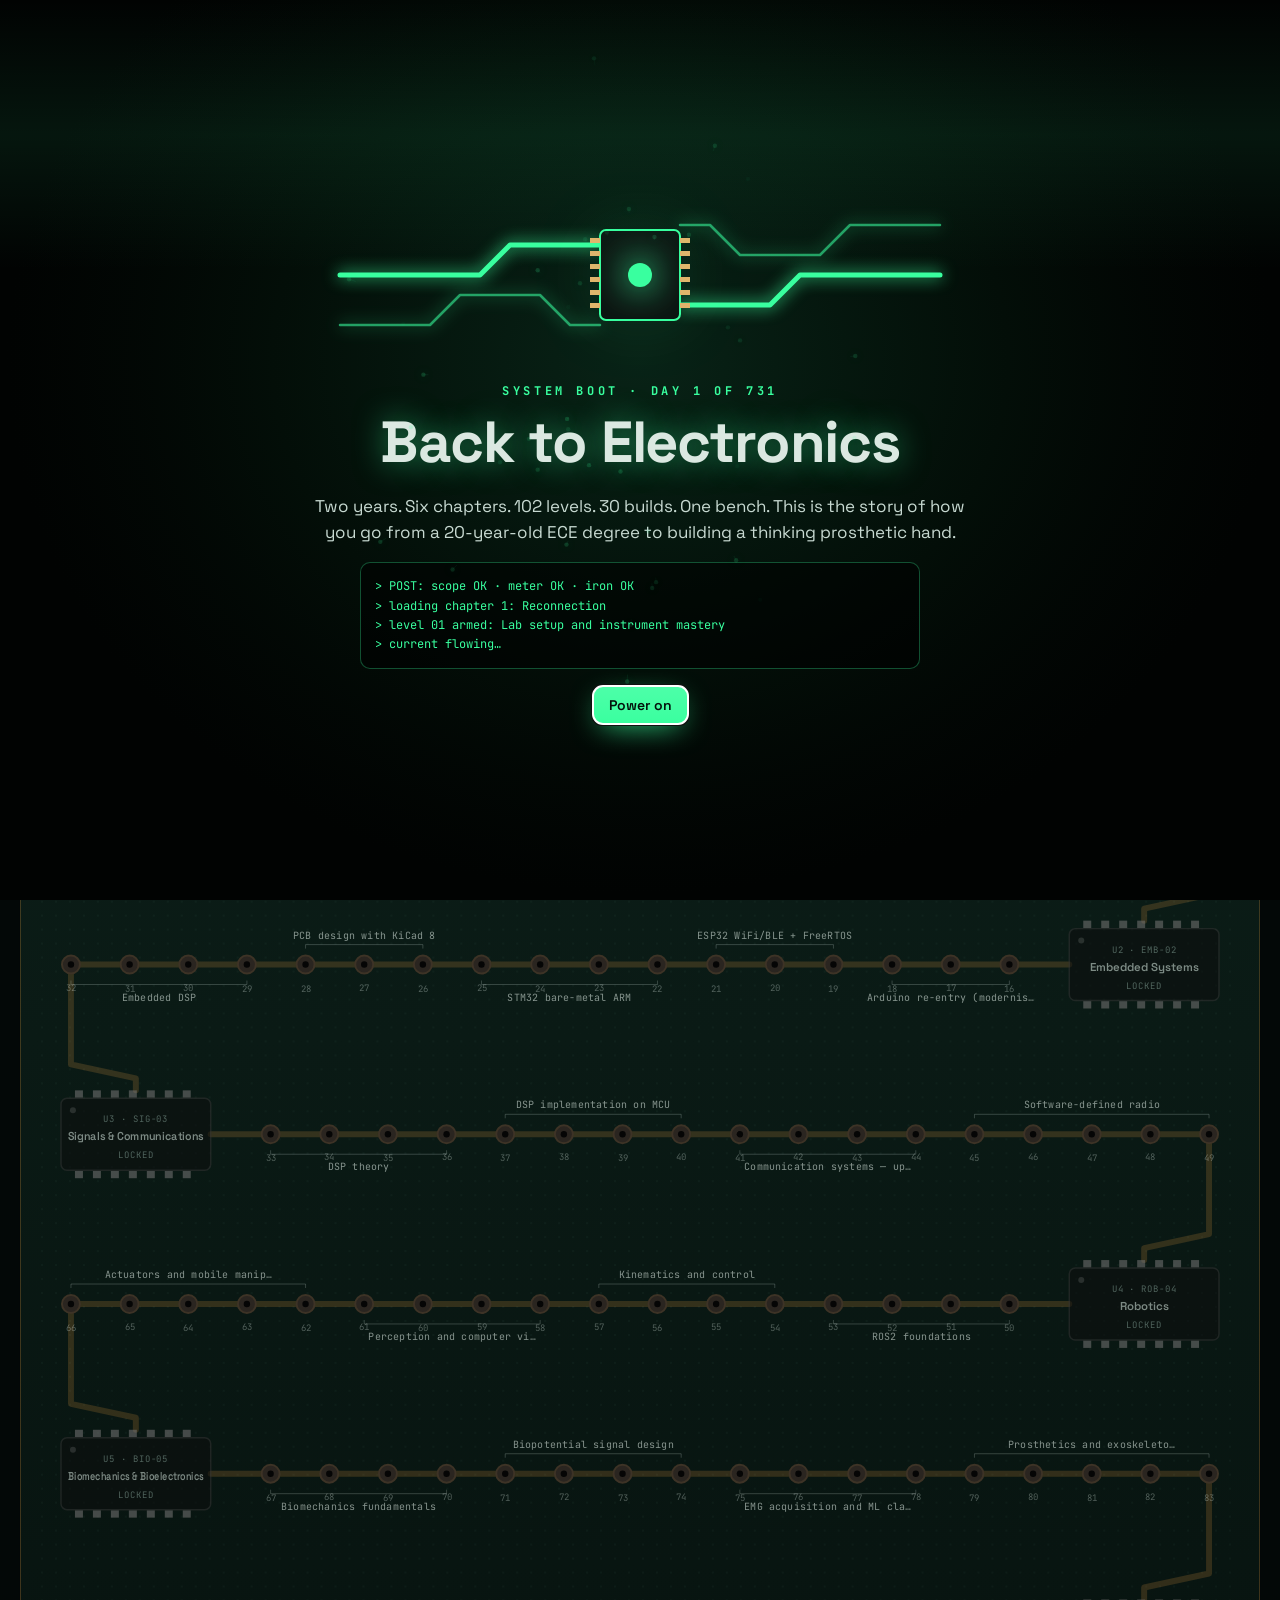
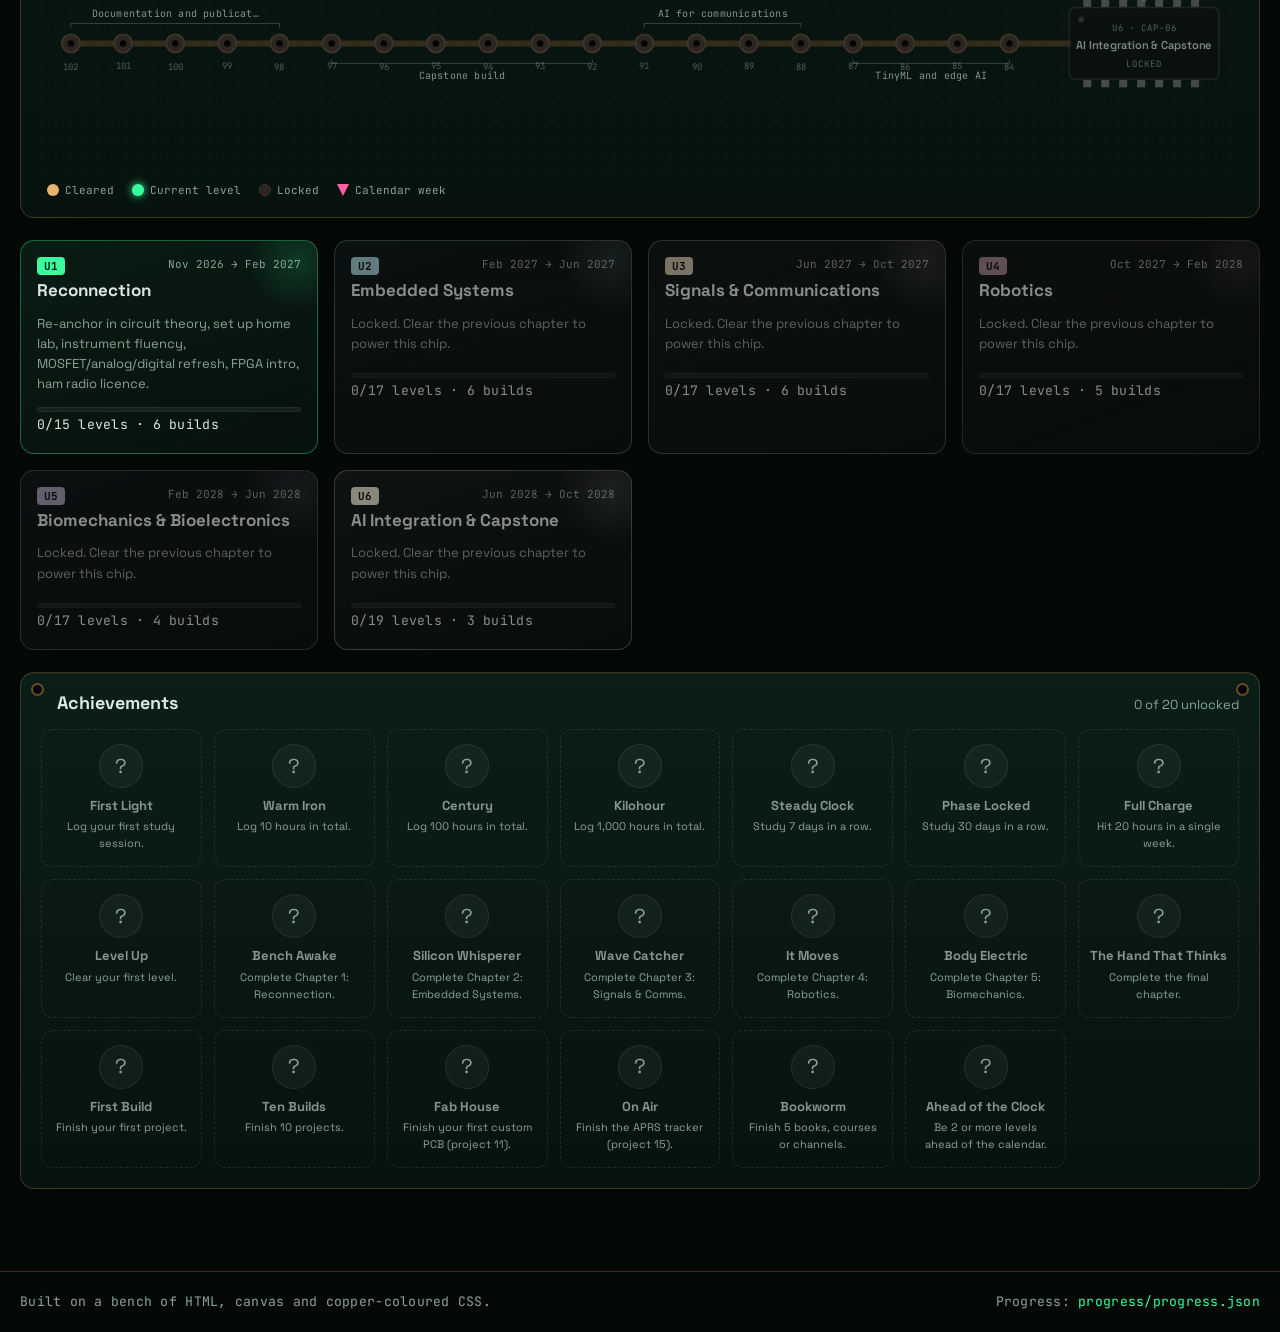
<file: index.html>
<!DOCTYPE html>
<html lang="en"><head><meta charset="utf-8">
<title>Back to Electronics</title>
<meta http-equiv="refresh" content="0; url=docs/">
<script>location.replace('docs/' + location.hash);</script>
</head><body style="background:#040908;color:#dbe8e1;font-family:sans-serif">
<p>Powering on… <a href="docs/" style="color:#39ff9f">open the journey</a></p>
</body></html>
</file>
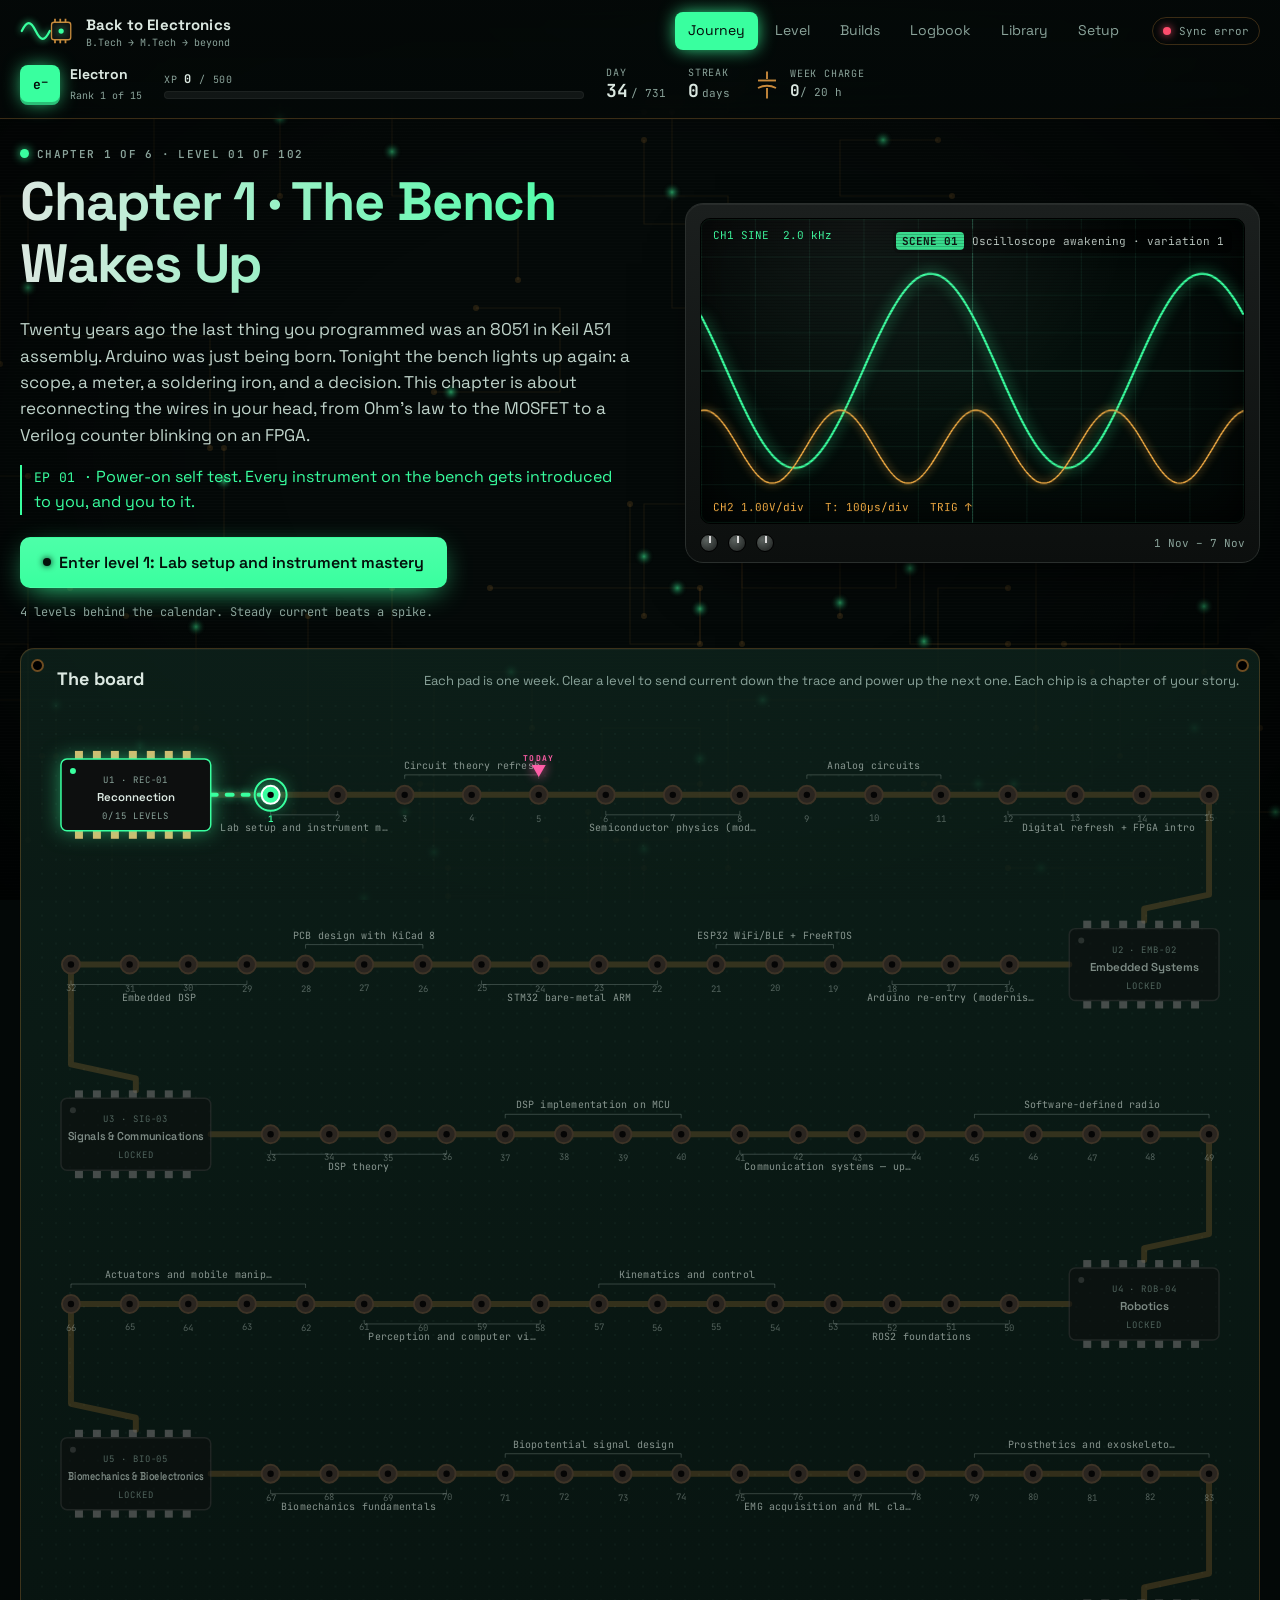
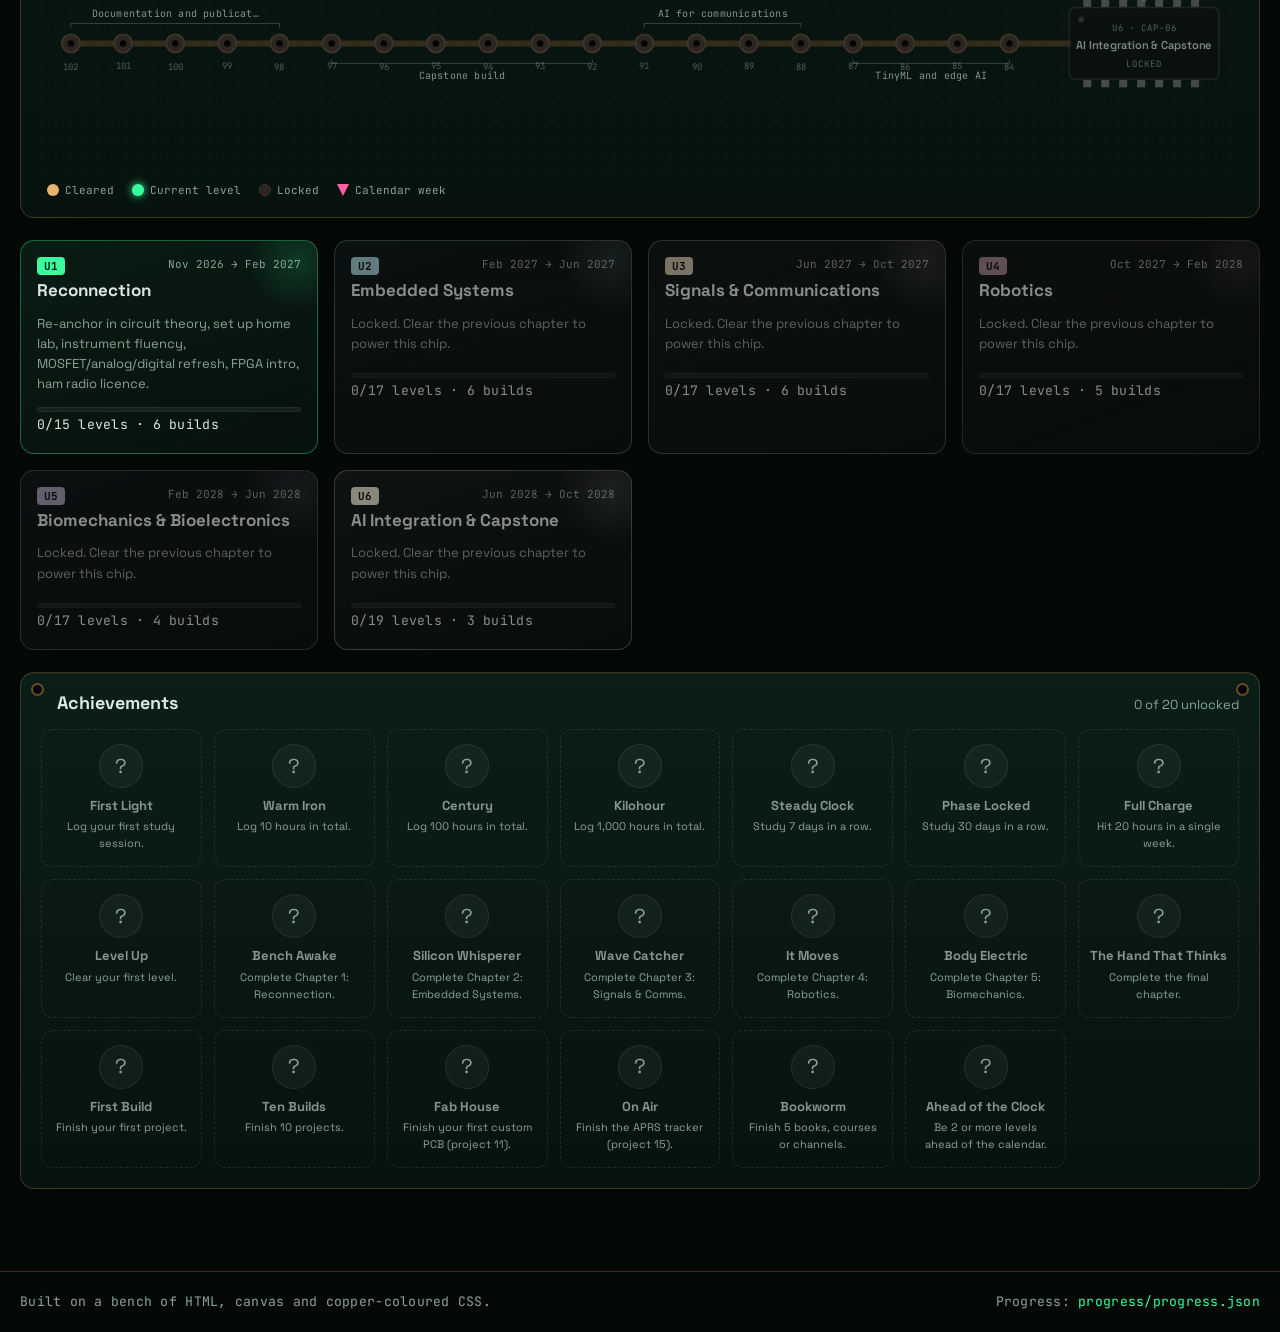
<file: docs/index.html>
<!DOCTYPE html>
<html lang="en">
<head>
  <meta charset="utf-8">
  <meta name="viewport" content="width=device-width, initial-scale=1">
  <title>Back to Electronics · the journey</title>
  <meta name="description" content="A two-year, gamified journey back into electronics: 6 chapters, 102 levels, 30 builds.">
  <meta name="theme-color" content="#050a09">
  <link rel="icon" href="data:image/svg+xml,%3Csvg xmlns='http://www.w3.org/2000/svg' viewBox='0 0 32 32'%3E%3Crect width='32' height='32' rx='6' fill='%23071510'/%3E%3Cpath d='M3 16h6l3-8 4 16 4-12 2 4h7' fill='none' stroke='%2339ff9f' stroke-width='2.5' stroke-linejoin='round'/%3E%3C/svg%3E">
  <link rel="preconnect" href="https://fonts.googleapis.com">
  <link rel="preconnect" href="https://fonts.gstatic.com" crossorigin>
  <link href="https://fonts.googleapis.com/css2?family=JetBrains+Mono:wght@400;600;700&family=Space+Grotesk:wght@400;500;700&display=swap" rel="stylesheet">
  <link rel="stylesheet" href="css/style.css">
</head>
<body>
  <canvas id="bg" aria-hidden="true"></canvas>
  <div class="vignette" aria-hidden="true"></div>

  <header class="top">
    <div class="top__row">
      <a class="logo" href="#/" aria-label="Back to Electronics home">
        <svg viewBox="0 0 64 32" aria-hidden="true">
          <path class="logo__wave" d="M2 16 C8 4 12 4 18 16 S28 28 34 16" />
          <rect class="logo__chip" x="36" y="6" width="22" height="20" rx="3" />
          <path class="logo__pins" d="M40 2v4M46 2v4M52 2v4M40 26v4M46 26v4M52 26v4" />
          <circle class="logo__led" cx="47" cy="16" r="3" />
        </svg>
        <span><b>Back to Electronics</b><small>B.Tech → M.Tech → beyond</small></span>
      </a>
      <nav class="nav" aria-label="Main">
        <a href="#/" data-r="journey">Journey</a>
        <a href="#/level/1" data-r="level">Level</a>
        <a href="#/builds" data-r="builds">Builds</a>
        <a href="#/log" data-r="log">Logbook</a>
        <a href="#/library" data-r="library">Library</a>
        <a href="#/setup" data-r="setup">Setup</a>
      </nav>
      <a id="sync" class="sync" href="#/setup"></a>
    </div>
    <div id="hud" class="hud"></div>
  </header>

  <main id="view" class="view"></main>
  <div id="tip" class="tip" role="tooltip"></div>

  <footer class="foot mono">
    <span>Built on a bench of HTML, canvas and copper-coloured CSS.</span>
    <span>Progress: <a id="progress-link" href="#/setup">progress/progress.json</a></span>
  </footer>

  <script type="module" src="js/app.js"></script>
</body>
</html>
</file>
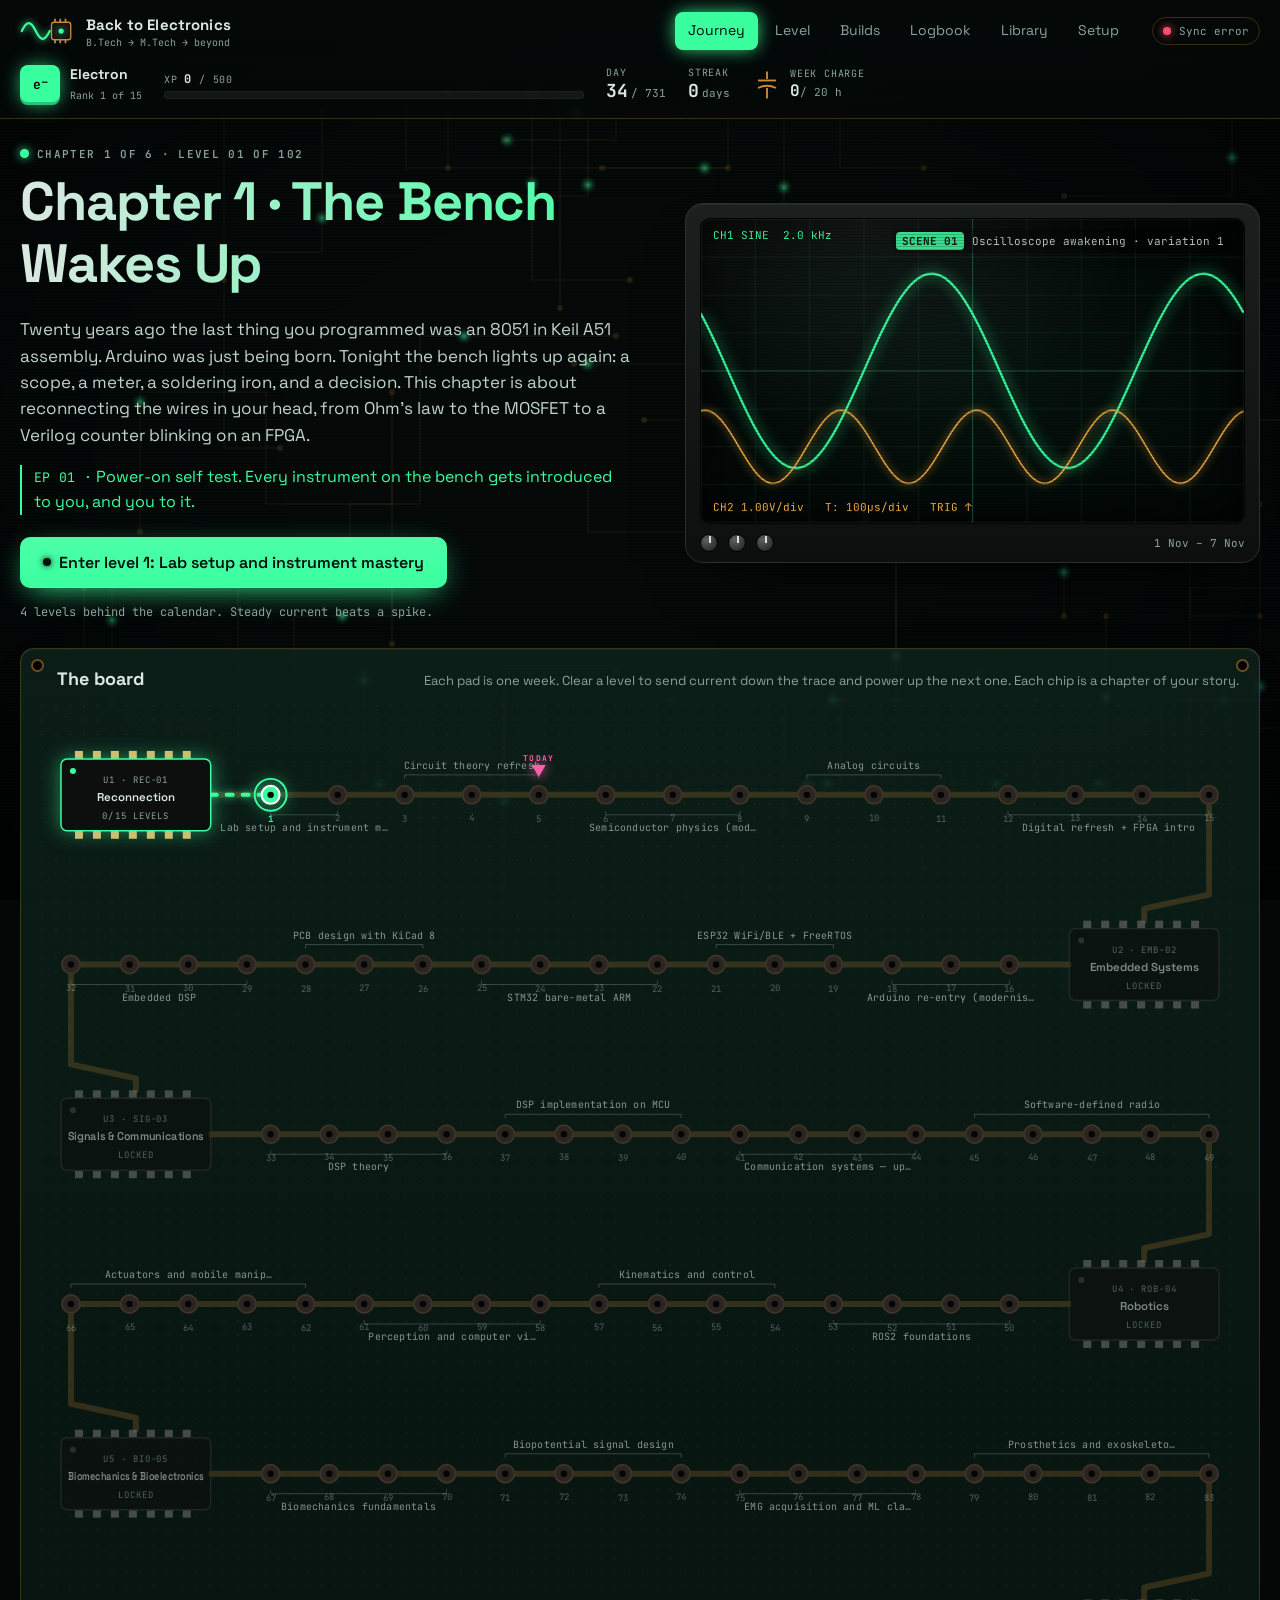
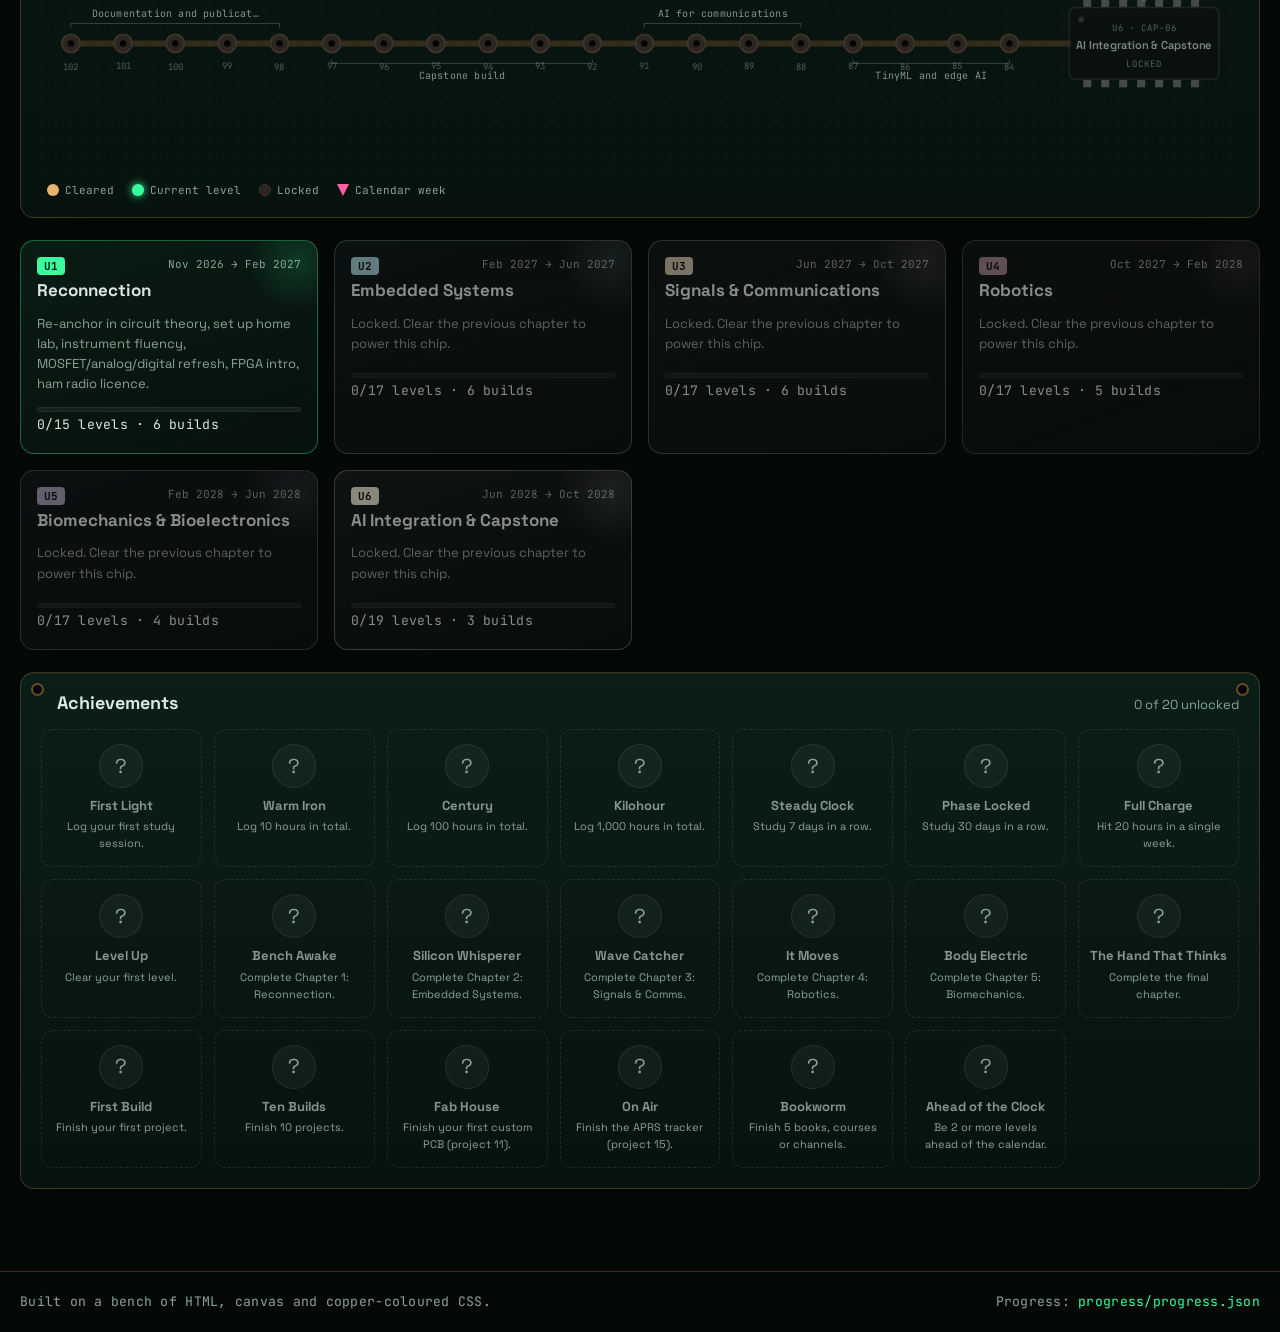
<file: docs/docs/index.html>
<!DOCTYPE html>
<html lang="en"><head><meta charset="utf-8">
<title>Back to Electronics</title>
<meta http-equiv="refresh" content="0; url=../">
<script>location.replace('../' + location.hash);</script>
</head><body style="background:#040908;color:#dbe8e1;font-family:sans-serif">
<p>Moved. <a href="../" style="color:#39ff9f">Open the journey</a></p>
</body></html>
</file>
<file: docs/css/style.css>
/* Back to Electronics — PCB / instrument aesthetic */
:root {
  --bg: #040908;
  --mask: #0a1a15;
  --mask-2: #0e231c;
  --copper: #c98a3c;
  --gold: #e8b36a;
  --silk: #dbe8e1;
  --muted: #8aa39a;
  --line: rgba(201, 138, 60, 0.28);
  --accent: #39ff9f;
  --danger: #ff4d6d;
  --radius: 14px;
  --mono: "JetBrains Mono", ui-monospace, SFMono-Regular, Menlo, monospace;
  --sans: "Space Grotesk", system-ui, -apple-system, Segoe UI, sans-serif;
  color-scheme: dark;
}
* { box-sizing: border-box; }
html { scroll-behavior: smooth; }
body {
  margin: 0; min-height: 100vh; background: radial-gradient(1200px 700px at 70% -10%, #0d2a20 0%, transparent 60%), var(--bg);
  color: var(--silk); font: 16px/1.55 var(--sans); -webkit-font-smoothing: antialiased; overflow-x: hidden;
}
a { color: var(--accent); text-decoration: none; }
a:hover { text-decoration: underline; }
.mono { font-family: var(--mono); font-size: 0.82em; letter-spacing: 0.02em; }
.muted { color: var(--muted); }
h1, h2, h3 { line-height: 1.15; margin: 0 0 0.4em; }

#bg { position: fixed; inset: 0; width: 100vw; height: 100vh; z-index: 0; pointer-events: none; }
.vignette { position: fixed; inset: 0; pointer-events: none; z-index: 1;
  background: radial-gradient(ellipse at center, transparent 40%, rgba(0,0,0,0.65) 100%),
    repeating-linear-gradient(0deg, rgba(255,255,255,0.012) 0 1px, transparent 1px 3px); }
.top, .view, .foot { position: relative; z-index: 2; }

/* ---------- Header ---------- */
.top { position: sticky; top: 0; z-index: 20; backdrop-filter: blur(12px); background: linear-gradient(180deg, rgba(4,9,8,0.92), rgba(4,9,8,0.75)); border-bottom: 1px solid var(--line); }
.top__row { display: flex; align-items: center; gap: 20px; max-width: 1280px; margin: 0 auto; padding: 12px 20px 8px; }
.logo { display: flex; align-items: center; gap: 10px; color: var(--silk); text-decoration: none !important; }
.logo svg { width: 56px; height: 28px; overflow: visible; }
.logo b { display: block; font-size: 15px; letter-spacing: 0.01em; }
.logo small { display: block; font: 10px var(--mono); color: var(--muted); }
.logo__wave { fill: none; stroke: var(--accent); stroke-width: 2.5; stroke-linecap: round; stroke-dasharray: 60; animation: wave-draw 3s ease-in-out infinite; filter: drop-shadow(0 0 4px var(--accent)); }
.logo__chip { fill: #111; stroke: var(--copper); stroke-width: 1.5; }
.logo__pins { stroke: var(--copper); stroke-width: 2; }
.logo__led { fill: var(--accent); filter: drop-shadow(0 0 5px var(--accent)); animation: led-pulse 2s ease-in-out infinite; }
@keyframes wave-draw { 0% { stroke-dashoffset: 60; } 50% { stroke-dashoffset: 0; } 100% { stroke-dashoffset: -60; } }
@keyframes led-pulse { 50% { opacity: 0.45; } }

.nav { display: flex; gap: 4px; margin-left: auto; flex-wrap: wrap; }
.nav a { color: var(--muted); padding: 7px 12px; border-radius: 8px; font-size: 14px; text-decoration: none; border: 1px solid transparent; transition: 0.2s; position: relative; }
.nav a:hover { color: var(--silk); border-color: var(--line); }
.nav a.is-on { color: var(--bg); background: var(--accent); box-shadow: 0 0 18px -2px var(--accent); }

.sync { display: flex; align-items: center; gap: 8px; font: 11px var(--mono); color: var(--muted); padding: 6px 10px; border: 1px solid var(--line); border-radius: 999px; text-decoration: none !important; white-space: nowrap; }
.sync__led { width: 8px; height: 8px; border-radius: 50%; background: #556; }
.sync--saved .sync__led { background: #39ff9f; box-shadow: 0 0 8px #39ff9f; }
.sync--syncing .sync__led, .sync--dirty .sync__led { background: #ffb547; box-shadow: 0 0 8px #ffb547; animation: led-pulse 0.6s infinite; }
.sync--error .sync__led { background: var(--danger); box-shadow: 0 0 8px var(--danger); }
.sync--readonly .sync__led { background: #2ee6ff; box-shadow: 0 0 8px #2ee6ff; }

.hud { display: flex; align-items: center; gap: 22px; max-width: 1280px; margin: 0 auto; padding: 6px 20px 12px; font-size: 13px; flex-wrap: wrap; }
.hud__label { font: 10px var(--mono); color: var(--muted); text-transform: uppercase; letter-spacing: 0.08em; }
.hud__label b { color: var(--silk); font-size: 12px; }
.hud__rank { display: flex; align-items: center; gap: 10px; }
.rank-sym { min-width: 40px; height: 40px; padding: 0 8px; display: grid; place-items: center; font: 700 13px var(--mono); color: var(--bg); background: var(--accent); border-radius: 8px; box-shadow: 0 0 20px -4px var(--accent), inset 0 -3px 0 rgba(0,0,0,0.25); }
.hud__rank-text b { display: block; font-size: 14px; }
.hud__rank-text small { font: 10px var(--mono); color: var(--muted); }
.hud__xp { flex: 1; min-width: 180px; max-width: 420px; }
.bar { height: 8px; background: rgba(255,255,255,0.06); border-radius: 99px; overflow: hidden; margin-top: 4px; border: 1px solid rgba(255,255,255,0.05); }
.bar i { display: block; height: 100%; background: linear-gradient(90deg, var(--copper), var(--accent)); box-shadow: 0 0 12px var(--accent); border-radius: inherit; position: relative; transition: width 0.8s cubic-bezier(.2,.8,.2,1); }
.bar i::after { content: ""; position: absolute; inset: 0; background: linear-gradient(90deg, transparent, rgba(255,255,255,0.55), transparent); width: 40%; animation: shimmer 2.4s linear infinite; }
.bar--thin { height: 5px; }
@keyframes shimmer { from { transform: translateX(-100%); } to { transform: translateX(350%); } }
.hud__stat b { font: 700 18px var(--mono); }
.hud__stat small { color: var(--muted); font: 11px var(--mono); margin-left: 3px; }
.hud__cap { display: flex; align-items: center; gap: 8px; }
.hud__cap svg { width: 30px; height: 30px; }
.hud__cap line, .hud__cap path { stroke: var(--copper); stroke-width: 2.5; }
.cap-fill { fill: var(--accent); opacity: 0.85; filter: drop-shadow(0 0 4px var(--accent)); }
.hud__cap b { font: 700 16px var(--mono); }
.hud__cap small { color: var(--muted); font: 11px var(--mono); }

/* ---------- Layout ---------- */
.view { max-width: 1280px; margin: 0 auto; padding: 28px 20px 60px; }
.view-in > * { animation: rise 0.6s cubic-bezier(.2,.8,.2,1) both; }
.view-in > *:nth-child(2) { animation-delay: 0.06s; } .view-in > *:nth-child(3) { animation-delay: 0.12s; } .view-in > *:nth-child(4) { animation-delay: 0.18s; }
@keyframes rise { from { opacity: 0; transform: translateY(14px); } }

.panel { position: relative; background: linear-gradient(180deg, rgba(14,35,28,0.82), rgba(8,20,16,0.88)); border: 1px solid var(--line); border-radius: var(--radius); padding: 20px; margin-bottom: 22px;
  box-shadow: 0 20px 50px -30px #000, inset 0 1px 0 rgba(255,255,255,0.04); }
.panel::before, .panel::after { content: ""; position: absolute; width: 9px; height: 9px; border-radius: 50%; border: 2px solid rgba(201,138,60,0.55); top: 10px; left: 10px; background: #000; }
.panel::after { left: auto; right: 10px; }
.panel__head { display: flex; justify-content: space-between; align-items: baseline; gap: 16px; flex-wrap: wrap; margin: 0 0 14px; padding-left: 16px; }
.panel__head h2 { font-size: 18px; margin: 0; }
.panel__head p { margin: 0; color: var(--muted); font-size: 13px; }

.kicker { display: flex; align-items: center; gap: 8px; font: 600 11px var(--mono); letter-spacing: 0.12em; color: var(--muted); text-transform: uppercase; margin-bottom: 10px; flex-wrap: wrap; }
.led { width: 9px; height: 9px; border-radius: 50%; background: #333; display: inline-block; }
.led--on { background: var(--c, var(--accent)); box-shadow: 0 0 10px var(--c, var(--accent)); animation: led-pulse 1.6s infinite; }
.led--done { background: var(--gold); box-shadow: 0 0 10px var(--gold); }

.btn { display: inline-flex; align-items: center; gap: 8px; font: 600 14px var(--sans); color: var(--silk); background: rgba(255,255,255,0.05); border: 1px solid var(--line); padding: 10px 16px; border-radius: 10px; cursor: pointer; transition: 0.2s; text-decoration: none !important; }
.btn:hover:not(:disabled) { border-color: var(--accent); box-shadow: 0 0 0 3px rgba(57,255,159,0.08); }
.btn:disabled { opacity: 0.5; cursor: not-allowed; }
.btn--primary { background: linear-gradient(180deg, color-mix(in srgb, var(--c, var(--accent)) 90%, white 10%), var(--c, var(--accent))); color: #03110b; border-color: transparent; box-shadow: 0 8px 30px -10px var(--c, var(--accent)); }
.btn--primary:hover:not(:disabled) { transform: translateY(-1px); box-shadow: 0 12px 34px -8px var(--c, var(--accent)); }
.btn--primary:disabled { background: rgba(255,255,255,0.06); color: var(--muted); box-shadow: none; }
.btn--ghost { background: transparent; }
.btn--sm { padding: 6px 10px; font-size: 12px; }
.btn--big { padding: 14px 22px; font-size: 16px; }
.btn--wide { width: 100%; justify-content: center; margin-top: 14px; padding: 14px; }
.btn--danger { border-color: rgba(255,77,109,0.5); color: var(--danger); background: transparent; }
.btn__led { width: 8px; height: 8px; border-radius: 50%; background: currentColor; box-shadow: 0 0 6px currentColor; }
.btn.is-ready { animation: ready 1.4s ease-in-out infinite; }
@keyframes ready { 50% { box-shadow: 0 0 0 6px color-mix(in srgb, var(--c, var(--accent)) 25%, transparent), 0 10px 40px -6px var(--c, var(--accent)); } }
.icon-btn { background: none; border: 0; color: var(--muted); cursor: pointer; font-size: 14px; padding: 4px 8px; border-radius: 6px; }
.icon-btn:hover { color: var(--danger); background: rgba(255,77,109,0.1); }
.pill { display: inline-block; font: 600 10px var(--mono); padding: 3px 8px; border-radius: 99px; border: 1px solid var(--line); color: var(--muted); letter-spacing: 0.06em; text-transform: uppercase; }
.pill--live, .pill--in_progress { color: var(--c, var(--accent)); border-color: var(--c, var(--accent)); }
.pill--done { color: #1a1204; background: var(--gold); border-color: var(--gold); }

/* ---------- Hero ---------- */
.hero { display: grid; grid-template-columns: 1.1fr 1fr; gap: 32px; align-items: center; margin-bottom: 28px; }
.hero__title { font-size: clamp(30px, 4.4vw, 54px); letter-spacing: -0.02em; background: linear-gradient(90deg, var(--silk), var(--c)); -webkit-background-clip: text; background-clip: text; color: transparent; }
.hero__story { font-size: 17px; color: #bfd3ca; max-width: 60ch; }
.hero__episode { color: var(--c); border-left: 2px solid var(--c); padding-left: 12px; max-width: 60ch; }
.hero__cta { display: flex; align-items: center; gap: 16px; flex-wrap: wrap; margin-top: 22px; }
.hero .btn--primary { --c: var(--c); }
.pace { font: 12px var(--mono); color: var(--muted); }

/* ---------- Scope frame ---------- */
.scope { background: linear-gradient(180deg, #1b1f1e, #0c0f0e); border-radius: 18px; padding: 14px 14px 10px; border: 1px solid #2a2f2d; box-shadow: 0 30px 60px -30px #000, inset 0 1px 0 rgba(255,255,255,0.06); }
.scope__bezel { position: relative; border-radius: 10px; overflow: hidden; background: radial-gradient(ellipse at center, #06140f 0%, #020605 100%); border: 1px solid #000; box-shadow: inset 0 0 40px rgba(0,0,0,0.9), inset 0 0 2px rgba(57,255,159,0.3); aspect-ratio: 16 / 9; }
.scope__bezel::after { content: ""; position: absolute; inset: 0; pointer-events: none; background: repeating-linear-gradient(0deg, rgba(0,0,0,0.18) 0 1px, transparent 1px 3px), radial-gradient(ellipse at 30% 0%, rgba(255,255,255,0.06), transparent 50%); }
.scene { width: 100%; height: 100%; display: block; }
.scope__caption { position: absolute; right: 12px; top: 10px; background: rgba(0,0,0,0.55); padding: 3px 8px 3px 3px; border-radius: 6px; font: 11px var(--mono); color: var(--silk); opacity: 0.85; display: flex; gap: 8px; align-items: center; }
.scope__caption span { background: var(--c, var(--accent)); color: #03110b; padding: 2px 6px; border-radius: 4px; font-weight: 700; }
.scope__knobs { display: flex; align-items: center; gap: 10px; padding-top: 10px; font: 11px var(--mono); color: var(--muted); }
.scope__knobs i { width: 18px; height: 18px; border-radius: 50%; background: radial-gradient(circle at 35% 30%, #5b625f, #1a1d1c); border: 1px solid #000; position: relative; }
.scope__knobs i::after { content: ""; position: absolute; width: 2px; height: 7px; background: #ddd; left: 8px; top: 1px; transform-origin: 1px 8px; animation: knob 6s ease-in-out infinite; }
.scope__knobs i:nth-child(2)::after { animation-delay: -2s; } .scope__knobs i:nth-child(3)::after { animation-delay: -4s; }
.scope__knobs span { margin-left: auto; white-space: nowrap; overflow: hidden; text-overflow: ellipsis; }
@keyframes knob { 50% { transform: rotate(140deg); } }
.scope__locked { position: absolute; inset: 0; display: grid; place-content: center; text-align: center; gap: 6px; background: rgba(2,6,5,0.78); font: 12px var(--mono); color: var(--muted); z-index: 2; }
.scope__locked b { font-size: 22px; color: var(--silk); letter-spacing: 0.2em; animation: flicker 3s infinite; }
@keyframes flicker { 0%, 100% { opacity: 1; } 48% { opacity: 1; } 50% { opacity: 0.3; } 52% { opacity: 1; } }
.lock-ico { width: 26px; height: 20px; margin: 0 auto 6px; border: 2px solid var(--muted); border-radius: 4px; position: relative; }
.lock-ico::before { content: ""; position: absolute; width: 14px; height: 12px; border: 2px solid var(--muted); border-bottom: 0; border-radius: 8px 8px 0 0; left: 4px; top: -13px; }

/* ---------- Board ---------- */
.board-wrap { overflow-x: auto; margin: 0 -8px; padding: 0 8px; }
.board { width: 100%; min-width: 900px; height: auto; display: block; }
.trace { fill: none; stroke: rgba(201,138,60,0.22); stroke-width: 6; stroke-linecap: round; stroke-linejoin: round; }
.trace-lit { fill: none; stroke: var(--c); stroke-width: 4; stroke-linecap: round; stroke-linejoin: round; stroke-dasharray: 6 10; animation: flow 0.9s linear infinite; filter: drop-shadow(0 0 4px var(--c)); }
@keyframes flow { to { stroke-dashoffset: -16; } }
.silk { font: 10px var(--mono); fill: rgba(219,232,225,0.6); text-anchor: middle; letter-spacing: 0.02em; }
.silk-bracket { fill: none; stroke: rgba(219,232,225,0.22); stroke-width: 1; }
.chip { cursor: pointer; }
.chip__body { fill: #0d0f0f; stroke: #333; stroke-width: 1.5; transition: 0.3s; }
.chip__pin { fill: #777; }
.chip__dot { fill: #444; }
.chip__ref { font: 9px var(--mono); fill: var(--muted); text-anchor: middle; letter-spacing: 0.1em; }
.chip__name { font: 600 11.5px var(--sans); fill: var(--silk); text-anchor: middle; }
.chip__meta { font: 9px var(--mono); fill: var(--muted); text-anchor: middle; letter-spacing: 0.12em; }
.chip.is-live .chip__body { stroke: var(--c); filter: drop-shadow(0 0 10px color-mix(in srgb, var(--c) 50%, transparent)); }
.chip.is-live .chip__dot { fill: var(--c); animation: led-pulse 1.2s infinite; }
.chip.is-live .chip__pin, .chip.is-done .chip__pin { fill: var(--gold); }
.chip.is-done .chip__body { stroke: var(--gold); fill: #15120b; }
.chip.is-done .chip__meta { fill: var(--gold); }
.chip.is-locked { opacity: 0.55; }
.chip:hover .chip__body, .chip:focus .chip__body { stroke-width: 2.5; }
.pad { cursor: pointer; outline: none; }
.pad__copper { fill: #2a2520; stroke: #3d3326; stroke-width: 2; transition: 0.3s; }
.pad__ring2 { fill: none; stroke: transparent; stroke-width: 1; }
.pad__hole { fill: #050505; }
.pad__num { font: 9px var(--mono); fill: rgba(219,232,225,0.35); text-anchor: middle; }
.pad--cleared .pad__copper { fill: var(--gold); stroke: var(--c); filter: drop-shadow(0 0 6px var(--c)); }
.pad--cleared .pad__num { fill: var(--silk); }
.pad--current .pad__copper { fill: var(--c); stroke: #fff; filter: drop-shadow(0 0 10px var(--c)); animation: led-pulse 1.1s infinite; }
.pad--current .pad__num { fill: var(--c); font-weight: 700; }
.pad__ring { fill: none; stroke: var(--c); stroke-width: 2; transform-box: fill-box; transform-origin: center; animation: ping 1.8s ease-out infinite; }
@keyframes ping { from { transform: scale(0.6); opacity: 1; } to { transform: scale(1.9); opacity: 0; } }
.pad:hover .pad__ring2, .pad:focus .pad__ring2 { stroke: var(--silk); }
.probe path { fill: #ff5ea8; filter: drop-shadow(0 0 6px #ff5ea8); }
.probe text { font: 700 8px var(--mono); fill: #ff5ea8; text-anchor: middle; letter-spacing: 0.15em; }
.probe { animation: bob 1.6s ease-in-out infinite; }
@keyframes bob { 50% { transform: translateY(-3px); } }
.legend { display: flex; gap: 18px; flex-wrap: wrap; font: 11px var(--mono); color: var(--muted); padding: 10px 6px 0; }
.legend span { display: flex; align-items: center; gap: 6px; }
.lg { width: 12px; height: 12px; border-radius: 50%; display: inline-block; }
.lg--cleared { background: var(--gold); } .lg--current { background: var(--accent); box-shadow: 0 0 8px var(--accent); } .lg--locked { background: #2a2520; border: 1px solid #3d3326; }
.lg--today { background: #ff5ea8; clip-path: polygon(0 0, 100% 0, 50% 100%); border-radius: 0; }

.tip { position: absolute; z-index: 50; width: 240px; padding: 10px 12px; border-radius: 10px; background: rgba(6,14,11,0.96); border: 1px solid var(--line); font-size: 13px; pointer-events: none; opacity: 0; transform: translateY(-100%) translateY(-6px); transition: opacity 0.15s; box-shadow: 0 10px 30px #000; }
.tip.is-on { opacity: 1; }
.tip b { display: block; margin: 2px 0; }
.tip .mono { color: var(--muted); }
.tip__status { font: 600 11px var(--mono); margin-top: 4px; }

/* ---------- Chapters + badges ---------- */
.chapters { display: grid; grid-template-columns: repeat(auto-fill, minmax(260px, 1fr)); gap: 16px; margin-bottom: 22px; }
.chapter { padding: 16px; border-radius: var(--radius); border: 1px solid color-mix(in srgb, var(--c) 35%, transparent); background: linear-gradient(160deg, color-mix(in srgb, var(--c) 9%, transparent), rgba(8,20,16,0.8)); position: relative; overflow: hidden; }
.chapter::after { content: ""; position: absolute; right: -30px; top: -30px; width: 100px; height: 100px; border-radius: 50%; background: radial-gradient(var(--c), transparent 70%); opacity: 0.15; }
.chapter.is-locked { filter: grayscale(0.8); opacity: 0.6; }
.chapter h3 { font-size: 17px; }
.chapter p { font-size: 13px; color: var(--muted); min-height: 3.6em; }
.chapter__top { display: flex; justify-content: space-between; font: 11px var(--mono); color: var(--muted); margin-bottom: 6px; }
.chapter__code { font: 700 11px var(--mono); color: #03110b; background: var(--c); padding: 2px 7px; border-radius: 4px; }
.chapter .bar i { background: var(--c); box-shadow: 0 0 10px var(--c); }

.badges { display: grid; grid-template-columns: repeat(auto-fill, minmax(150px, 1fr)); gap: 12px; }
.badge { text-align: center; padding: 14px 10px; border-radius: 12px; border: 1px dashed rgba(255,255,255,0.1); color: var(--muted); transition: 0.3s; }
.badge__icon { display: grid; place-items: center; width: 44px; height: 44px; margin: 0 auto 8px; border-radius: 50%; font-size: 20px; background: rgba(255,255,255,0.04); border: 1px solid rgba(255,255,255,0.08); }
.badge b { display: block; font-size: 13px; color: var(--silk); opacity: 0.6; }
.badge small { font-size: 11px; display: block; margin-top: 2px; }
.badge.is-on { border: 1px solid rgba(232,179,106,0.5); background: linear-gradient(180deg, rgba(232,179,106,0.12), transparent); }
.badge.is-on .badge__icon { background: radial-gradient(circle, rgba(232,179,106,0.4), rgba(232,179,106,0.05)); border-color: var(--gold); box-shadow: 0 0 20px -4px var(--gold); }
.badge.is-on b { opacity: 1; color: var(--gold); }

/* ---------- Level ---------- */
.level__nav { display: flex; justify-content: space-between; align-items: center; margin-bottom: 18px; gap: 10px; }
.level__crumbs { color: var(--muted); text-align: center; }
.level__grid { display: grid; grid-template-columns: 1.35fr 1fr; gap: 26px; }
.level__title { font-size: clamp(26px, 3.4vw, 42px); letter-spacing: -0.02em; }
.level__part { font: 500 14px var(--mono); color: var(--c); vertical-align: middle; }
.level__episode { color: #bfd3ca; font-size: 17px; max-width: 62ch; }
.level.is-locked .level__title { color: var(--muted); }
.quests { list-style: none; margin: 0; padding: 0; display: grid; gap: 10px; }
.quest { display: grid; grid-template-columns: auto 1fr; gap: 12px; align-items: start; padding: 12px; border-radius: 10px; background: rgba(0,0,0,0.25); border: 1px solid rgba(255,255,255,0.05); transition: 0.25s; }
.quest.is-done { border-color: color-mix(in srgb, var(--c) 40%, transparent); background: color-mix(in srgb, var(--c) 7%, rgba(0,0,0,0.25)); }
.quest__tag { display: inline-block; font: 700 9px var(--mono); letter-spacing: 0.14em; color: var(--c); margin-right: 8px; }
.quest__text { font-size: 14px; }
.quest.is-done .quest__text { color: var(--muted); }
.quest textarea { margin-top: 8px; }
.switch { width: 40px; height: 22px; border-radius: 99px; border: 1px solid rgba(255,255,255,0.15); background: #111; position: relative; cursor: pointer; padding: 0; flex: none; transition: 0.25s; display: inline-block; }
.switch i { position: absolute; top: 2px; left: 2px; width: 16px; height: 16px; border-radius: 50%; background: #555; transition: 0.25s cubic-bezier(.3,1.5,.5,1); }
.switch.is-on { background: color-mix(in srgb, var(--c) 30%, #000); border-color: var(--c); }
.switch.is-on i { left: 20px; background: var(--c); box-shadow: 0 0 10px var(--c); }
.switch:disabled { opacity: 0.4; cursor: not-allowed; }
.hint { font-size: 13px; color: var(--muted); margin: 12px 0 0; }
.charge { position: relative; height: 54px; border: 2px solid var(--copper); border-radius: 10px; overflow: hidden; margin-bottom: 14px; display: grid; place-items: center; }
.charge::after { content: ""; position: absolute; right: -8px; top: 16px; width: 6px; height: 18px; background: var(--copper); border-radius: 2px; }
.charge__fill { position: absolute; left: 0; bottom: 0; top: 0; width: 100%; background: linear-gradient(90deg, color-mix(in srgb, var(--c) 40%, transparent), var(--c)); clip-path: inset(0 calc(100% - var(--w, 0%)) 0 0); }
.charge span { position: relative; font: 700 16px var(--mono); }
.minilog { list-style: none; padding: 0; margin: 12px 0 0; font-size: 13px; display: grid; gap: 4px; }
.minilog li { display: flex; gap: 8px; } .minilog b { margin-left: auto; font-family: var(--mono); }

/* ---------- Forms ---------- */
.form { display: grid; gap: 12px; }
.form__row, .quicklog { display: flex; gap: 10px; flex-wrap: wrap; align-items: end; }
.form__row > label { flex: 1; min-width: 110px; }
label { display: grid; gap: 4px; font: 600 11px var(--mono); color: var(--muted); letter-spacing: 0.04em; text-transform: uppercase; }
input, select, textarea { font: 14px var(--sans); color: var(--silk); background: rgba(0,0,0,0.45); border: 1px solid rgba(255,255,255,0.12); border-radius: 8px; padding: 9px 11px; width: 100%; text-transform: none; letter-spacing: 0; }
input:focus, select:focus, textarea:focus { outline: none; border-color: var(--accent); box-shadow: 0 0 0 3px rgba(57,255,159,0.12); }
textarea { resize: vertical; }
.quicklog { display: grid; grid-template-columns: 1.4fr 0.8fr 1fr auto; }
.quicklog label { min-width: 0; }
@media (max-width: 600px) { .quicklog { grid-template-columns: 1fr 1fr; } }
.toggle { display: flex; flex-direction: row; align-items: center; gap: 10px; text-transform: none; font: 14px var(--sans); color: var(--silk); margin-bottom: 8px; }
.toggle input { width: auto; }
.steps { padding-left: 20px; color: #bfd3ca; font-size: 14px; }
.steps li { margin-bottom: 4px; }

/* ---------- Pages ---------- */
.page-head { margin-bottom: 24px; }
.page-head h1 { font-size: clamp(30px, 4vw, 46px); letter-spacing: -0.02em; }
.page-head p { color: #bfd3ca; max-width: 70ch; }
.build-group { margin-bottom: 28px; }
.build-group h2 { display: flex; gap: 10px; align-items: center; font-size: 20px; }
.builds { display: grid; grid-template-columns: repeat(auto-fill, minmax(280px, 1fr)); gap: 14px; }
.build { padding: 16px; border-radius: 12px; background: linear-gradient(180deg, rgba(14,35,28,0.85), rgba(8,20,16,0.9)); border: 1px solid var(--line); display: flex; flex-direction: column; transition: 0.25s; position: relative; overflow: hidden; }
.build::before { content: ""; position: absolute; inset: 0 auto 0 0; width: 3px; background: var(--c); opacity: 0.4; }
.build:hover { transform: translateY(-2px); border-color: color-mix(in srgb, var(--c) 50%, transparent); }
.build h3 { font-size: 16px; margin-top: 8px; }
.build p { font-size: 13px; color: var(--muted); margin: 0 0 10px; }
.build__notes { font-style: italic; color: #bfd3ca !important; }
.build__top { display: flex; align-items: center; gap: 10px; font: 11px var(--mono); }
.build__ref { color: var(--c); font-weight: 700; }
.build__xp { margin-left: auto; color: var(--gold); }
.build__foot { margin-top: auto; display: flex; align-items: center; gap: 10px; }
.build__foot .btn { margin-left: auto; }
.build--done { border-color: rgba(232,179,106,0.55); background: linear-gradient(180deg, rgba(232,179,106,0.1), rgba(8,20,16,0.9)); }
.build--done::before { background: var(--gold); opacity: 1; box-shadow: 0 0 12px var(--gold); }
.build--in_progress::before { opacity: 1; animation: led-pulse 1.4s infinite; }
.build.is-locked { opacity: 0.5; filter: grayscale(0.7); }
.leds { display: inline-flex; gap: 3px; }
.leds i { width: 7px; height: 7px; border-radius: 50%; background: #333; }
.leds i.on { background: #ff4d4d; box-shadow: 0 0 6px #ff4d4d; }

.stats { display: grid; grid-template-columns: repeat(auto-fill, minmax(180px, 1fr)); gap: 14px; margin-bottom: 22px; }
.stat { padding: 16px; border-radius: 12px; border: 1px solid var(--line); background: rgba(8,20,16,0.85); }
.stat small { font: 600 10px var(--mono); color: var(--muted); text-transform: uppercase; letter-spacing: 0.1em; display: block; }
.stat b { font: 700 32px var(--mono); color: var(--accent); text-shadow: 0 0 18px color-mix(in srgb, var(--accent) 60%, transparent); }
.stat span { font: 12px var(--mono); color: var(--muted); margin-left: 6px; }
.log-grid { display: grid; grid-template-columns: 1.3fr 1fr; gap: 22px; }
.scope--chart .scope__bezel { aspect-ratio: auto; padding: 14px; }
.chart { width: 100%; height: auto; }
.chart .grid { stroke: rgba(57,255,159,0.08); }
.chart .target { stroke: #ff5ea8; stroke-dasharray: 6 6; opacity: 0.7; }
.chart .trace-line { fill: none; stroke: var(--accent); stroke-width: 2.5; filter: drop-shadow(0 0 6px var(--accent)); stroke-linejoin: round; }
.chart .pt { fill: var(--c); filter: drop-shadow(0 0 5px var(--c)); }
.chart .ax { font: 10px var(--mono); fill: var(--muted); text-anchor: middle; }
.cats { display: grid; gap: 8px; margin-top: 16px; }
.cat { display: grid; grid-template-columns: 90px 1fr 60px; gap: 10px; align-items: center; font-size: 13px; }
.cat .bar { margin: 0; } .cat b { font: 12px var(--mono); text-align: right; }
.table { width: 100%; border-collapse: collapse; font-size: 14px; }
.table th { text-align: left; font: 600 10px var(--mono); color: var(--muted); text-transform: uppercase; letter-spacing: 0.1em; padding: 8px; border-bottom: 1px solid var(--line); }
.table td { padding: 8px; border-bottom: 1px solid rgba(255,255,255,0.04); vertical-align: top; }
.empty { color: var(--muted); text-align: center; padding: 20px; }

.filters { display: flex; gap: 8px; flex-wrap: wrap; align-items: center; margin-bottom: 18px; }
.filters .sep { width: 1px; height: 22px; background: var(--line); margin: 0 4px; }
.filters .btn { margin-left: auto; }
.chipbtn { font: 12px var(--mono); color: var(--muted); background: transparent; border: 1px solid var(--line); border-radius: 99px; padding: 6px 12px; cursor: pointer; text-transform: capitalize; }
.chipbtn.is-on { color: #03110b; background: var(--accent); border-color: var(--accent); }
.library { display: grid; grid-template-columns: repeat(auto-fill, minmax(260px, 1fr)); gap: 14px; }
.res { padding: 16px; border-radius: 12px; border: 1px solid var(--line); background: rgba(8,20,16,0.88); display: flex; flex-direction: column; }
.res h3 { font-size: 15px; margin: 8px 0 2px; }
.res h3 a { color: var(--silk); }
.res p { margin: 0 0 8px; font-size: 13px; }
.res__top { display: flex; justify-content: space-between; font: 11px var(--mono); color: var(--c); text-transform: uppercase; }
.res__notes { color: #bfd3ca; }
.res__foot { margin-top: auto; display: flex; align-items: center; gap: 10px; }
.res__foot select { width: auto; padding: 5px 8px; font-size: 12px; }
.res--done { border-color: rgba(232,179,106,0.55); }
.stars { display: inline-flex; margin-left: auto; }
.stars button { background: none; border: 0; color: #333; cursor: pointer; font-size: 16px; padding: 0 1px; }
.stars button.on { color: var(--gold); text-shadow: 0 0 8px var(--gold); }
.setup-grid { display: grid; grid-template-columns: 1fr 1fr; gap: 22px; }
.setup-grid .panel__head { margin-top: 10px; }

/* ---------- Modal ---------- */
.modal { position: fixed; inset: 0; z-index: 60; display: grid; place-items: center; background: rgba(0,0,0,0.7); backdrop-filter: blur(6px); padding: 20px; animation: fade 0.2s; }
.modal__card { position: relative; width: min(560px, 100%); max-height: 90vh; overflow: auto; background: linear-gradient(180deg, #0f251e, #08140f); border: 1px solid var(--line); border-radius: 16px; padding: 24px; box-shadow: 0 30px 80px #000; animation: rise 0.3s; }
.modal__x { position: absolute; right: 12px; top: 12px; }
@keyframes fade { from { opacity: 0; } }

/* ---------- Power-on cinematic ---------- */
.poweron { position: fixed; inset: 0; z-index: 80; display: grid; place-items: center; align-content: center; background: radial-gradient(ellipse at 50% 40%, color-mix(in srgb, var(--accent) 12%, #020504) 0%, #010302 70%); opacity: 0; transition: opacity 0.35s; padding: 20px; text-align: center; overflow: hidden; }
.poweron.is-on { opacity: 1; }
.poweron.is-off { opacity: 0; }
.poweron__scan { position: absolute; inset: 0; background: linear-gradient(180deg, transparent, color-mix(in srgb, var(--accent) 22%, transparent), transparent); height: 30%; animation: scan 2.2s linear infinite; opacity: 0.35; }
@keyframes scan { from { transform: translateY(-100%); } to { transform: translateY(400%); } }
.poweron__circuit { width: min(600px, 92vw); height: auto; margin-bottom: 8px; overflow: visible; }
.po-trace { fill: none; stroke: var(--accent); stroke-width: 5; stroke-linecap: round; stroke-linejoin: round; stroke-dasharray: 400; stroke-dashoffset: 400; filter: drop-shadow(0 0 8px var(--accent)); }
.po-trace--thin { stroke-width: 2.5; opacity: 0.6; }
.poweron.is-on .po-trace { animation: draw 0.9s cubic-bezier(.6,0,.2,1) forwards; }
.poweron.is-on .po-trace--thin { animation-delay: 0.25s; }
@keyframes draw { to { stroke-dashoffset: 0; } }
.po-chip { fill: #0b0d0d; stroke: #444; stroke-width: 2; transition: stroke 0.3s 0.7s; }
.poweron.is-on .po-chip { stroke: var(--accent); }
.po-pin { fill: #555; transition: fill 0.3s 0.75s; }
.poweron.is-on .po-pin { fill: var(--gold); }
.po-led { fill: #222; transition: 0.2s 0.85s; }
.poweron.is-on .po-led { fill: var(--accent); filter: drop-shadow(0 0 16px var(--accent)) drop-shadow(0 0 40px var(--accent)); animation: led-pulse 1.2s 1.2s infinite; }
.poweron__body { position: relative; max-width: 680px; opacity: 0; transform: translateY(10px); transition: 0.6s 0.9s; }
.poweron.is-on .poweron__body { opacity: 1; transform: none; }
.poweron__kicker { font: 700 12px var(--mono); letter-spacing: 0.3em; color: var(--accent); margin-bottom: 10px; }
.poweron__title { font-size: clamp(30px, 5vw, 58px); letter-spacing: -0.02em; margin-bottom: 10px; text-shadow: 0 0 30px color-mix(in srgb, var(--accent) 50%, transparent); }
.poweron__sub { color: #c7d9d1; font-size: 17px; }
.poweron__term { text-align: left; font: 12px/1.6 var(--mono); color: var(--accent); background: rgba(0,0,0,0.55); border: 1px solid color-mix(in srgb, var(--accent) 30%, transparent); border-radius: 10px; padding: 14px; margin: 16px auto; min-height: 90px; white-space: pre-wrap; max-width: 560px; }
.poweron .btn--primary { --c: var(--accent); }
.poweron--rank .po-chip { rx: 40; }
.fx-burst { position: fixed; inset: 0; z-index: 90; pointer-events: none; }

/* ---------- Toasts ---------- */
.toasts { position: fixed; right: 18px; bottom: 18px; z-index: 70; display: grid; gap: 8px; }
.toast { display: flex; align-items: center; gap: 10px; padding: 12px 16px; border-radius: 10px; background: rgba(6,14,11,0.96); border: 1px solid var(--line); font-size: 14px; box-shadow: 0 10px 30px #000; animation: rise 0.3s; transition: 0.4s; }
.toast.is-out { opacity: 0; transform: translateX(20px); }
.toast__led { width: 8px; height: 8px; border-radius: 50%; background: var(--accent); box-shadow: 0 0 8px var(--accent); }
.toast--gold { border-color: var(--gold); } .toast--gold .toast__led { background: var(--gold); box-shadow: 0 0 8px var(--gold); }
.toast--err .toast__led { background: var(--danger); box-shadow: 0 0 8px var(--danger); }

.foot { max-width: 1280px; margin: 0 auto; padding: 20px; display: flex; justify-content: space-between; gap: 12px; flex-wrap: wrap; color: var(--muted); border-top: 1px solid var(--line); }

/* ---------- Responsive ---------- */
@media (max-width: 960px) {
  .hero, .level__grid, .log-grid, .setup-grid { grid-template-columns: 1fr; }
  .nav { order: 3; width: 100%; margin-left: 0; overflow-x: auto; flex-wrap: nowrap; }
  .top__row { flex-wrap: wrap; }
  .sync { margin-left: auto; }
}
@media (max-width: 600px) {
  .hud { gap: 12px; font-size: 12px; }
  .hud__xp { order: 5; min-width: 100%; }
  .view { padding: 18px 14px 40px; }
  .sync__txt { display: none; }
  .logo small { display: none; }
}
@media (prefers-reduced-motion: reduce) {
  *, *::before, *::after { animation-duration: 0.001s !important; animation-iteration-count: 1 !important; transition-duration: 0.001s !important; }
}
</file>
